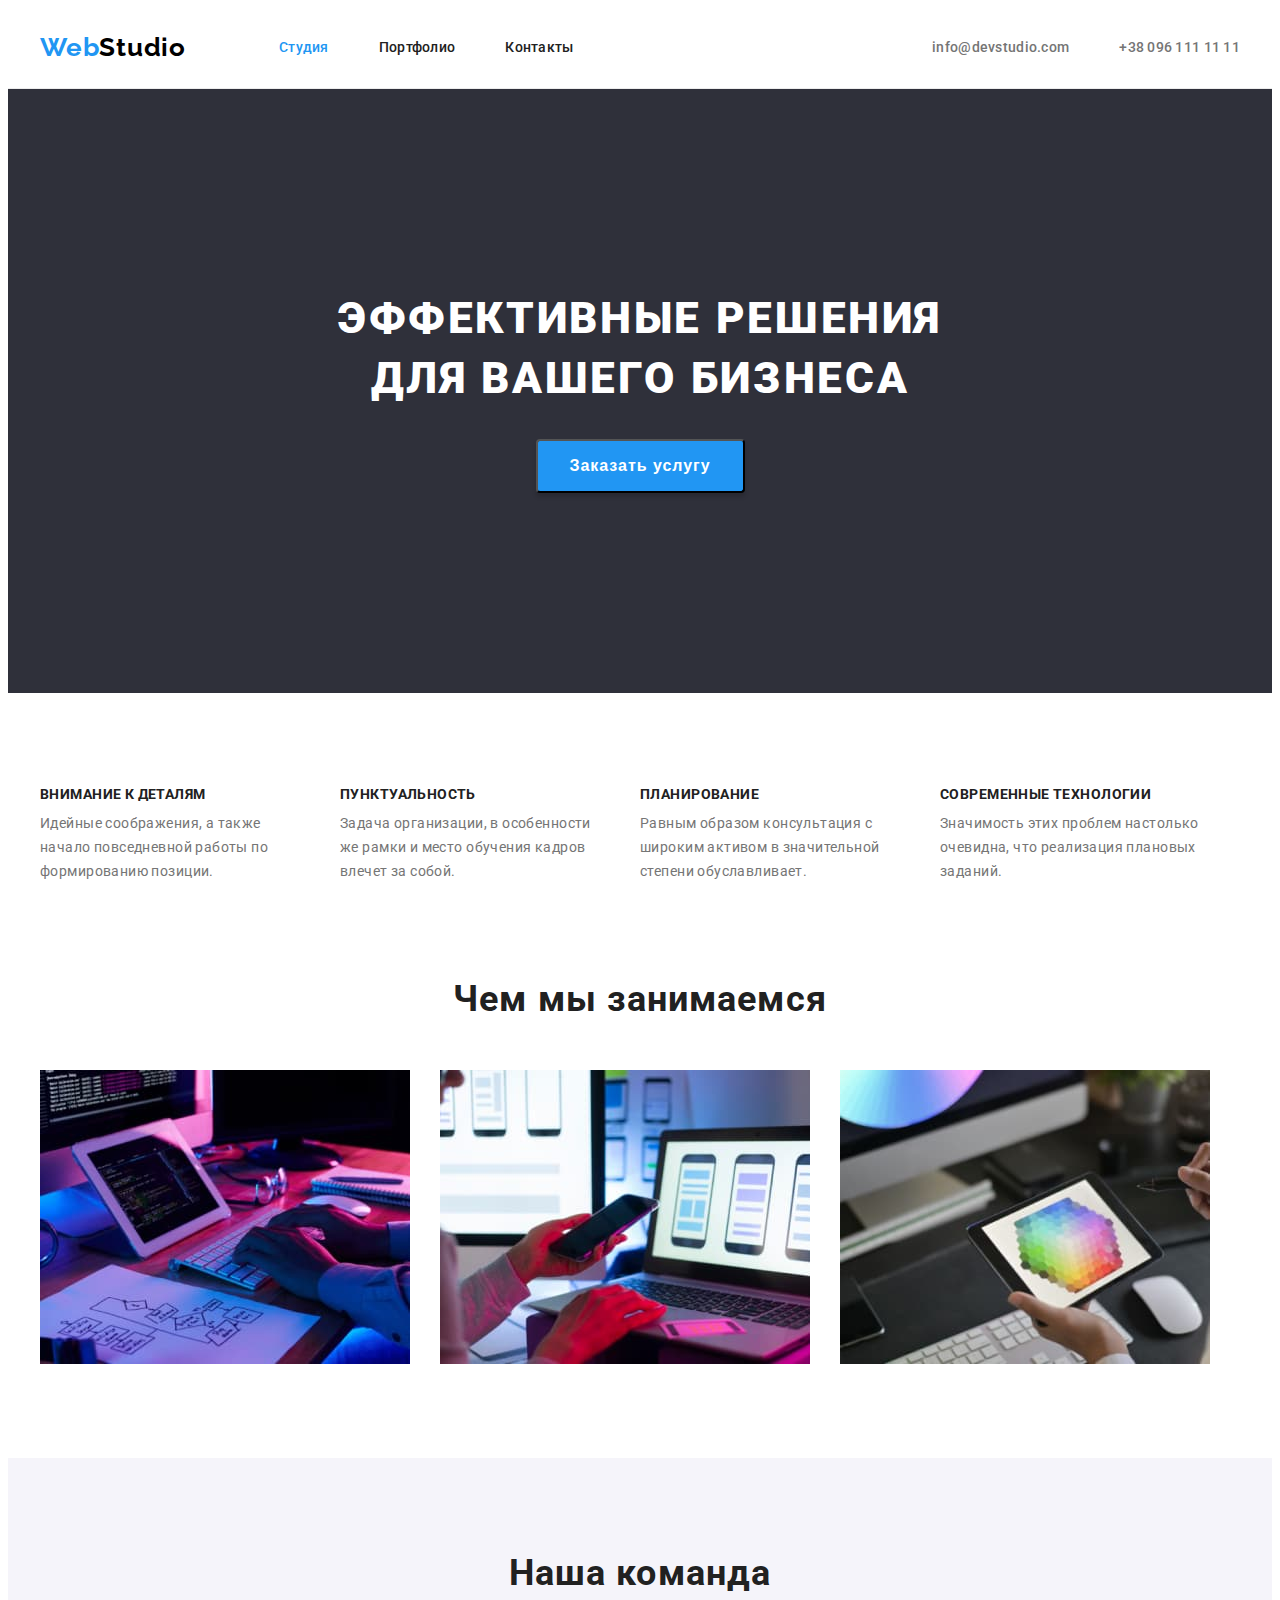
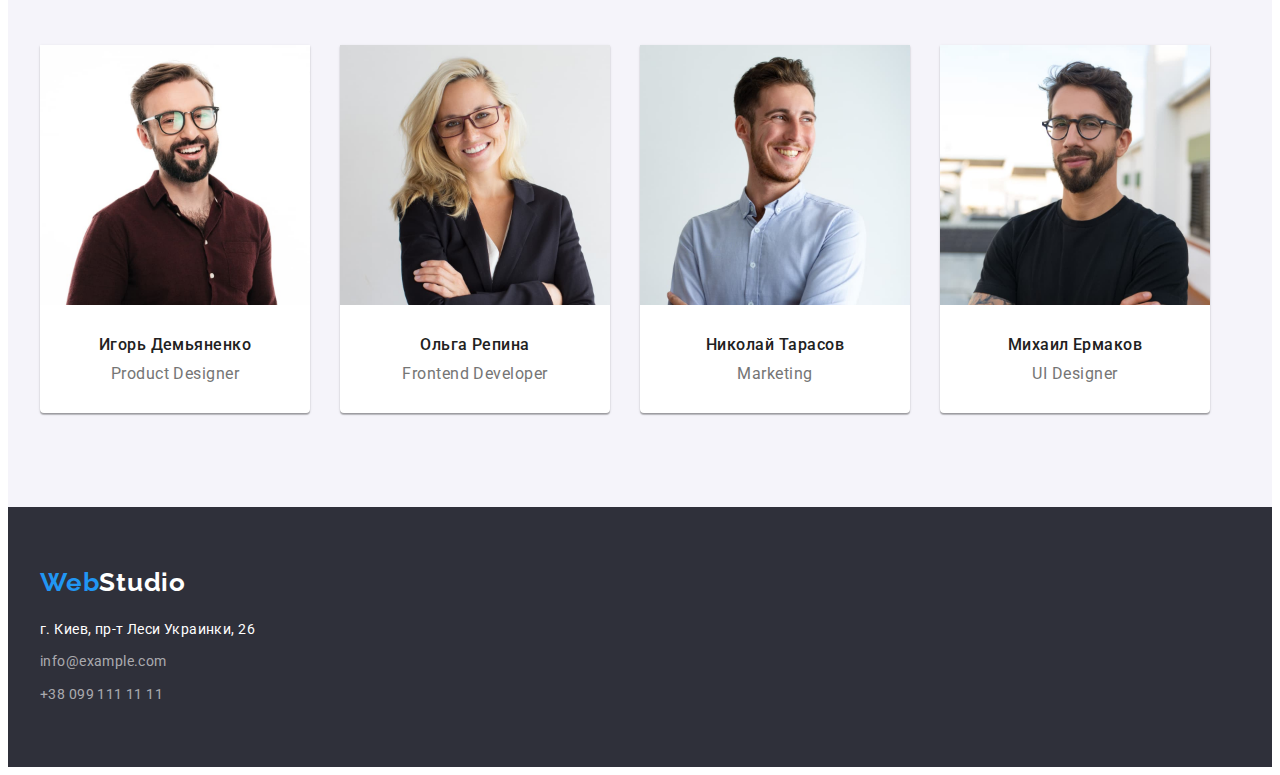
<file: index.html>
<!DOCTYPE html>
<html lang="ru">
  <head>
    <meta charset="UTF-8" />
    <meta http-equiv="X-UA-Compatible" content="IE=edge" />
    <meta name="viewport" content="width=device-width, initial-scale=1.0" />
    <title>Document</title>
    <link
      rel="stylesheet"
      href="https://cdnjs.cloudflare.com/ajax/libs/modern-normalize/1.1.0/modern-normalize.min.css"
      integrity="sha512-wpPYUAdjBVSE4KJnH1VR1HeZfpl1ub8YT/NKx4PuQ5NmX2tKuGu6U/JRp5y+Y8XG2tV+wKQpNHVUX03MfMFn9Q=="
      crossorigin="anonymous"
      referrerpolicy="no-referrer"
    />

    <link rel="preconnect" href="https://fonts.googleapis.com" />
    <link rel="preconnect" href="https://fonts.gstatic.com" crossorigin />
    <link
      href="https://fonts.googleapis.com/css2?family=Raleway:wght@700&family=Roboto:wght@400;500;700;900&display=swap"
      rel="stylesheet"
    />
    <link rel="stylesheet" href="./css/styles.css" />
  </head>
  <body>
    <header class="header">
      <div class="container container-header">
        <nav class="nav">
          <a class="logo link logo-link-header" href="./index.html"
            >Web<span class="logo-title-header">Studio</span></a
          >
          <ul class="nav-list list">
            <li class="nav-list-item">
              <a class="nav-link link current" href="./index.html">Студия</a>
            </li>
            <li class="nav-list-item">
              <a class="nav-link link" href="./portfolio.html">Портфолио</a>
            </li>
            <li class="nav-list-item">
              <a class="nav-link link" href="">Контакты</a>
            </li>
          </ul>
        </nav>
        <ul class="nav-contact list">
          <li class="nav-list-contact">
            <a class="nav-link-contact link" href="mailto:info@devstudio.com"
              >info@devstudio.com</a
            >
          </li>
          <li class="nav-list-contact">
            <a class="nav-link-contact link" href="tel:+380961111111"
              >+38 096 111 11 11</a
            >
          </li>
        </ul>
      </div>
    </header>
    <main>
      <section class="hero">
        <div class="container">
          <h1 class="main-title">Эффективные решения для вашего бизнеса</h1>
          <button class="btn-order-service">Заказать услугу</button>
        </div>
      </section>
      <section class="features section">
        <div class="container">
          <h2 class="title-section visually-hidden">Описание</h2>
          <ul class="container-features list">
            <li class="features-title-list">
              <h3 class="features-title">Внимание к деталям</h3>
              <p class="features-text">
                Идейные соображения, а также начало повседневной работы по
                формированию позиции.
              </p>
            </li>
            <li class="features-title-list">
              <h3 class="features-title">Пунктуальность</h3>
              <p class="features-text">
                Задача организации, в особенности же рамки и место обучения
                кадров влечет за собой.
              </p>
            </li>
            <li class="features-title-list">
              <h3 class="features-title">Планирование</h3>
              <p class="features-text">
                Равным образом консультация с широким активом в значительной
                степени обуславливает.
              </p>
            </li>
            <li class="features-title-list">
              <h3 class="features-title">Современные технологии</h3>
              <p class="features-text">
                Значимость этих проблем настолько очевидна, что реализация
                плановых заданий.
              </p>
            </li>
          </ul>
        </div>
      </section>
      <section class="activiti section">
        <div class="container">
          <h2 class="title-section">Чем мы занимаемся</h2>
          <ul class="activiti-list list">
            <li class="activiti-item">
              <img
                class="activiti-img"
                src="./img/box-1.jpg"
                alt=""
                width="370"
              />
            </li>
            <li class="activiti-item">
              <img
                class="activiti-img"
                src="./img/box-2.jpg"
                alt=""
                width="370"
              />
            </li>
            <li class="activiti-item">
              <img
                class="activiti-img"
                src="./img/box-3.jpg"
                alt=""
                width="370"
              />
            </li>
          </ul>
        </div>
      </section>
      <section class="team section">
        <div class="container">
          <h2 class="title-section">Наша команда</h2>
          <ul class="team-member list">
            <li class="member-team">
              <img
                class="foto-member-team"
                src="./img/img-team-1.jpg"
                alt="Игорь Демьяненко"
                width="270"
              />
              <div class="team-card">
                <h3 class="name-team">Игорь Демьяненко</h3>
                <p class="position-member-team">Product Designer</p>
              </div>
            </li>
            <li class="member-team">
              <img
                class="foto-member-team"
                src="./img/img-team-2.jpg"
                alt="Ольга Репина"
                width="270"
              />
              <div class="team-card">
                <h3 class="name-team">Ольга Репина</h3>
                <p class="position-member-team">Frontend Developer</p>
              </div>
            </li>
            <li class="member-team">
              <img
                class="foto-member-team"
                src="./img/img-team-3.jpg"
                alt="Николай Тарасов"
                width="270"
              />
              <div class="team-card">
                <h3 class="name-team">Николай Тарасов</h3>
                <p class="position-member-team">Marketing</p>
              </div>
            </li>
            <li class="member-team">
              <img
                class="foto-member-team"
                src="./img/img-team-4.jpg"
                alt="Михаил Ермаков"
                width="270"
              />
              <div class="team-card">
                <h3 class="name-team">Михаил Ермаков</h3>
                <p class="position-member-team">UI Designer</p>
              </div>
            </li>
          </ul>
        </div>
      </section>
    </main>
    <footer class="footer">
      <div class="container">
        <a class="logo-link-footer logo link" href="./index.html"
          >Web<span class="logo-title-footer">Studio</span></a
        >
        <address class="addres">
          <ul class="list">
            <li class="logo-list">
              <a
                class="addres addres-addres link"
                href="https://goo.gl/maps/PEtUD6FRup9HMeJw8"
                target="_blank"
                rel="noreferrer noopener"
                >г. Киев, пр-т Леси Украинки, 26</a
              >
            </li>
            <li class="logo-list">
              <a
                class="addres addres-contact link"
                href="mailto:info@example.com"
                >info@example.com</a
              >
            </li>
            <li class="logo-list">
              <a class="addres addres-contact link" href="tel:+380991111111"
                >+38 099 111 11 11</a
              >
            </li>
          </ul>
        </address>
      </div>
    </footer>
  </body>
</html>
</file>
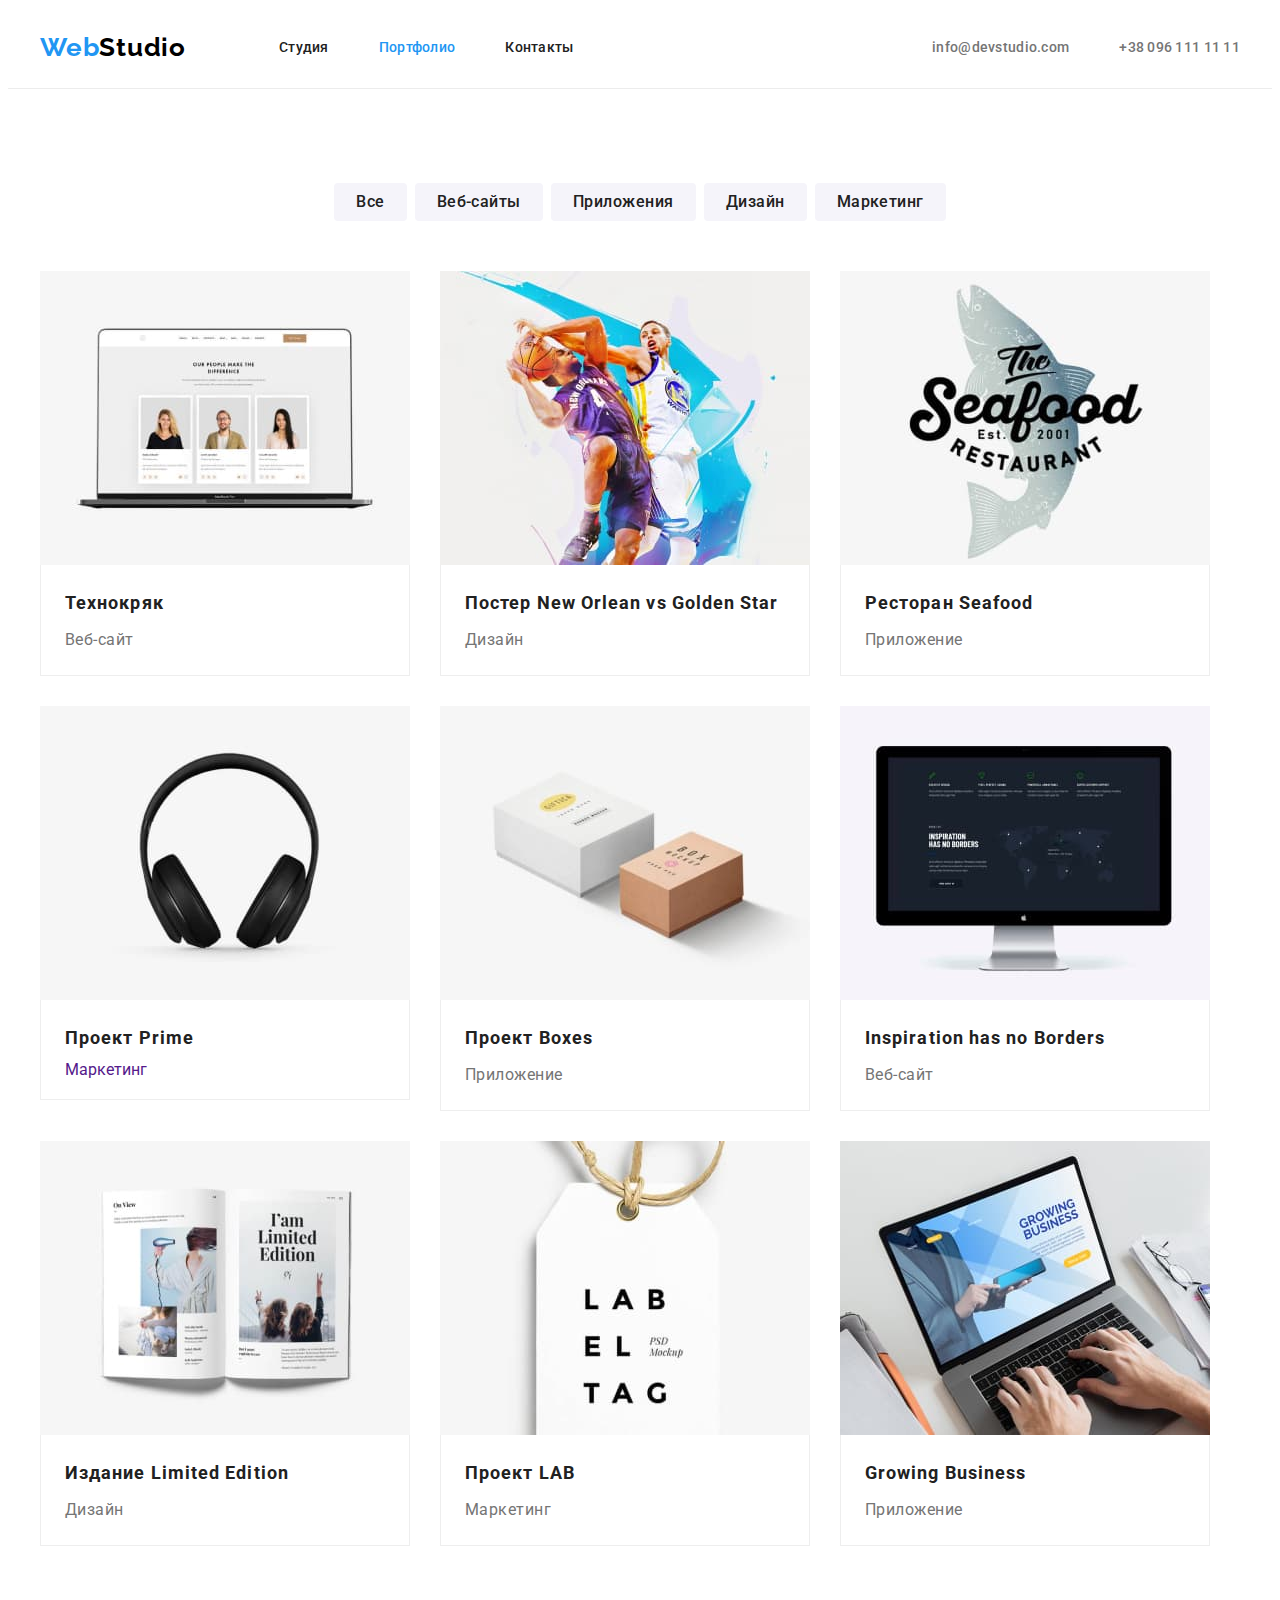
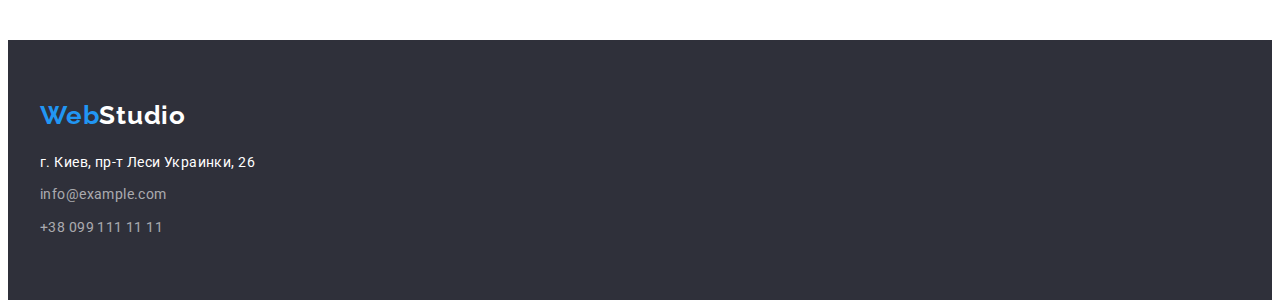
<file: portfolio.html>
<!DOCTYPE html>
<html lang="ru">
  <head>
    <meta charset="UTF-8" />
    <meta http-equiv="X-UA-Compatible" content="IE=edge" />
    <meta name="viewport" content="width=device-width, initial-scale=1.0" />
    <title>Document</title>
    <link
      rel="stylesheet"
      href="https://cdnjs.cloudflare.com/ajax/libs/modern-normalize/1.1.0/modern-normalize.min.css"
      integrity="sha512-wpPYUAdjBVSE4KJnH1VR1HeZfpl1ub8YT/NKx4PuQ5NmX2tKuGu6U/JRp5y+Y8XG2tV+wKQpNHVUX03MfMFn9Q=="
      crossorigin="anonymous"
      referrerpolicy="no-referrer"
    />

    <link rel="preconnect" href="https://fonts.googleapis.com" />
    <link rel="preconnect" href="https://fonts.gstatic.com" crossorigin />
    <link
      href="https://fonts.googleapis.com/css2?family=Raleway:wght@700&family=Roboto:wght@400;500;700;900&display=swap"
      rel="stylesheet"
    />
    <link rel="stylesheet" href="./css/styles.css" />
  </head>

  <body>
    <header class="header">
      <div class="container container-header">
        <nav class="nav">
          <a class="logo link logo-link-header" href="./index.html"
            >Web<span class="logo-title-header">Studio</span></a
          >
          <ul class="nav-list list">
            <li class="nav-list-item">
              <a class="nav-link link" href="./index.html">Студия</a>
            </li>
            <li class="nav-list-item">
              <a class="nav-link link current" href="./portfolio.html"
                >Портфолио</a
              >
            </li>
            <li class="nav-list-item">
              <a class="nav-link link" href="">Контакты</a>
            </li>
          </ul>
        </nav>
        <ul class="nav-contact list">
          <li class="nav-list-contact">
            <a class="nav-link-contact link" href="mailto:info@devstudio.com"
              >info@devstudio.com</a
            >
          </li>
          <li class="nav-list-contact">
            <a class="nav-link-contact link" href="tel:+380961111111"
              >+38 096 111 11 11</a
            >
          </li>
        </ul>
      </div>
    </header>
    <main>
      <section class="portfolio section">
        <div class="container">
          <h1 class="visually-hidden">фильтр</h1>
          <ul class="menu list">
            <li class="btn-menu-list">
              <button class="btn-menu" type="button">Все</button>
            </li>
            <li class="btn-menu-list">
              <button class="btn-menu" type="button">Веб-сайты</button>
            </li>
            <li class="btn-menu-list">
              <button class="btn-menu" type="button">Приложения</button>
            </li>
            <li class="btn-menu-list">
              <button class="btn-menu" type="button">Дизайн</button>
            </li>
            <li class="btn-menu-list">
              <button class="btn-menu" type="button">Маркетинг</button>
            </li>
          </ul>

          <ul class="menu-list list">
            <li class="menu-list-item">
              <a class="menu-card link" href="">
                <img src="./img/img-port-1.jpg" alt="Технокряк" width="370" />
                <div class="title-under-img">
                  <h2 class="title-projct">Технокряк</h2>
                  <p class="section-menu">Веб-сайт</p>
                </div>
              </a>
            </li>
            <li class="menu-list-item">
              <a class="menu-card link" href="">
                <img
                  src="./img/img-port-2.jpg"
                  alt="Постер New Orlean vs Golden Star"
                  width="370"
                />
                <div class="title-under-img">
                  <h2 class="title-projct">Постер New Orlean vs Golden Star</h2>
                  <p class="section-menu">Дизайн</p>
                </div>
              </a>
            </li>
            <li class="menu-list-item">
              <a class="menu-card link" href="">
                <img
                  src="./img/img-port-3.jpg"
                  alt="Ресторан Seafood"
                  width="370"
                />
                <div class="title-under-img">
                  <h2 class="title-projct">Ресторан Seafood</h2>
                  <p class="section-menu">Приложение</p>
                </div>
              </a>
            </li>
            <li class="menu-list-item">
              <a class="menu-card link" href="">
                <img
                  src="./img/img-port-4.jpg"
                  alt="Проект Prime"
                  width="370"
                />
                <div class="title-under-img">
                  <h2 class="title-projct">Проект Prime</h2>
                  <p class="section-filter">Маркетинг</p>
                </div>
              </a>
            </li>
            <li class="menu-list-item">
              <a class="menu-card link" href="">
                <img
                  src="./img/img-port-5.jpg"
                  alt="Проект Boxes"
                  width="370"
                />
                <div class="title-under-img">
                  <h2 class="title-projct">Проект Boxes</h2>
                  <p class="section-menu">Приложение</p>
                </div>
              </a>
            </li>
            <li class="menu-list-item">
              <a class="menu-card link" href="">
                <img
                  src="./img/img-port-6.jpg"
                  alt="Inspiration has no Borders"
                  width="370"
                />
                <div class="title-under-img">
                  <h2 class="title-projct">Inspiration has no Borders</h2>
                  <p class="section-menu">Веб-сайт</p>
                </div>
              </a>
            </li>
            <li class="menu-list-item">
              <a class="menu-card link" href="">
                <img
                  src="./img/img-port-7.jpg"
                  alt="Издание Limited Edition"
                  width="370"
                />
                <div class="title-under-img">
                  <h2 class="title-projct">Издание Limited Edition</h2>
                  <p class="section-menu">Дизайн</p>
                </div>
              </a>
            </li>
            <li class="menu-list-item">
              <a class="menur-card link" href="">
                <img src="./img/img-port-8.jpg" alt="Проект LAB" width="370" />
                <div class="title-under-img">
                  <h2 class="title-projct">Проект LAB</h2>
                  <p class="section-menu">Маркетинг</p>
                </div>
              </a>
            </li>
            <li class="menu-list-item">
              <a class="menu-card link" href="">
                <img
                  src="./img/img-port-9.jpg"
                  alt="Growing Business"
                  width="370"
                />
                <div class="title-under-img">
                  <h2 class="title-projct">Growing Business</h2>
                  <p class="section-menu">Приложение</p>
                </div>
              </a>
            </li>
          </ul>
        </div>
      </section>
    </main>
    <footer class="footer">
      <div class="container">
        <a class="logo-link-footer logo link" href="./index.html"
          >Web<span class="logo-title-footer">Studio</span></a
        >
        <address class="addres">
          <ul class="list">
            <li class="logo-list">
              <a
                class="addres addres-addres link"
                href="https://goo.gl/maps/PEtUD6FRup9HMeJw8"
                target="_blank"
                rel="noreferrer noopener"
                >г. Киев, пр-т Леси Украинки, 26</a
              >
            </li>
            <li class="logo-list">
              <a
                class="addres addres-contact link"
                href="mailto:info@example.com"
                >info@example.com</a
              >
            </li>
            <li class="logo-list">
              <a class="addres addres-contact link" href="tel:+380991111111"
                >+38 099 111 11 11</a
              >
            </li>
          </ul>
        </address>
      </div>
    </footer>
  </body>
</html>
</file>
<file: css/styles.css>
:root {
  --primary-font-family: "Roboto", sans-serif;
  --secondary-font-family: "Raleway", sans-serif;
  --primary-text-color: #212121;
  --secondary-text-color: #757575;
  --tertiary-text-color: #ffffff;
  --secondary-text-color-logo-header: #000000;
  --text-color-footer: rgba(255, 255, 255, 0.6);
  --accent-color: #2196f3;
  --background-primary: #2f303a;
  --background-secondary: #f5f4fa;
  --background-accent: #188ce8;
}

h1,
h2,
h3,
p {
  margin-top: 0;
  margin-bottom: 0;
}

ul {
  margin-top: 0;
  margin-bottom: 0;
  padding-left: 0;
}

img {
  display: block;
  max-width: 100%;
  min-height: auto;
}
.container {
  width: 1200px;
  padding-left: 15px;
  padding-right: 15px;
  margin-left: auto;
  margin-right: auto;
}
.section {
  padding-top: 94px;
  padding-bottom: 94px;
}

.list {
  list-style: none;
}

.link {
  text-decoration: none;
}

body {
  font-family: var(--primary-font-family);
  background-color: var(--tertiary-text-color);
  color: var(--primary-text-color);
  /* width: 1600px; */
}
/* ========= Header start ========= */
.container-header,
.nav,
.nav-list {
  display: flex;
  align-items: center;
}
.header {
  border-bottom: 1px solid #ececec;
}
.nav-link,
.nav-link-contact {
  display: block;
  padding-top: 32px;
  padding-bottom: 32px;
}
.nav-list-item:not(:last-child) {
  margin-right: 50px;
}
.nav-contact {
  display: flex;
  margin-left: auto;
}
.nav-list-contact:not(:last-child) {
  margin-right: 50px;
}

.logo {
  font-family: Raleway;
  font-weight: 700;
  font-size: 26px;
  line-height: 1.19;
  letter-spacing: 0.03em;
  color: var(--accent-color);
}
.logo-link-header {
  padding-top: 24px;
  padding-bottom: 25px;
  margin-right: 93px;
}

.logo-title-header {
  color: var(--secondary-text-color-logo-header);
}
.logo-title-footer {
  color: var(--tertiary-text-color);
}
.nav-link {
  font-weight: 500;
  font-size: 14px;
  line-height: 1.14;
  letter-spacing: 0.02em;
  color: var(--primary-text-color);
}
.nav .current {
  color: var(--accent-color);
}
.nav-link:hover,
.nav-link:focus {
  color: var(--accent-color);
}
.nav-link-contact {
  font-weight: 500;
  font-size: 14px;
  line-height: 1.14;
  letter-spacing: 0.02em;
  color: var(--secondary-text-color);
  margin-left: auto;
}
.nav-link-contact:hover,
.nav-link-contact:focus {
  color: var(--accent-color);
}
/* ========== Header end ========= */

/* ========== Hero start ========= */
.hero {
  background-color: var(--background-primary);
  padding-top: 200px;
  padding-bottom: 200px;
}
.main-title {
  font-weight: 900;
  font-size: 44px;
  line-height: 1.36;
  letter-spacing: 0.06em;
  text-transform: uppercase;
  color: var(--tertiary-text-color);
  text-align: center;
  max-width: 696px;
  margin: 0 auto 30px;
}
.btn-order-service {
  font-weight: 700;
  font-size: 16px;
  line-height: 1.87;

  display: flex;
  align-items: center;
  text-align: center;
  letter-spacing: 0.06em;

  padding: 10px 32px;

  color: var(--tertiary-text-color);
  background: var(--accent-color);
  box-shadow: 0px 4px 4px rgba(0, 0, 0, 0.15);
  border-radius: 4px;
  margin-left: auto;
  margin-right: auto;
}
.btn-order-service:hover {
  background: var(--background-accent);
}
/* ========= Hero end ========= */

/* ==== Features start ==== */
.features {
  padding-bottom: 0;
}
.container-features {
  display: flex;
}
.features-title-list {
  width: 270px;
}
.features-title-list:not(:last-child) {
  margin-right: 30px;
}
.features-title {
  font-weight: 700;
  font-size: 14px;
  line-height: 1.14;
  letter-spacing: 0.03em;
  text-transform: uppercase;
  color: var(--primary-text-color);
  margin-bottom: 10px;
}
.features-text {
  font-size: 14px;
  line-height: 1.71;
  letter-spacing: 0.03em;
  color: var(--secondary-text-color);
}
.visually-hidden {
  position: absolute;
  width: 1px;
  height: 1px;
  margin: -1px;
  border: 0;
  padding: 0;
  white-space: nowrap;
  clip-path: inset(100%);
  clip: rect(0 0 0 0);
  overflow: hidden;
}
/* ========= Features end ========= */

/* ========= Activiti start ========= */
.title-section {
  font-weight: 700;
  font-size: 36px;
  line-height: 1.17;
  text-align: center;
  letter-spacing: 0.03em;
  color: var(--primary-text-color);
  margin-bottom: 50px;
}
.activiti-list {
  display: flex;
}
.activiti-item {
  width: calc((100% / 3)-30px);
}
.activiti-item:not(:nth-child(3n)) {
  margin-right: 30px;
}

/* ========= Activiti end ========= */

/* ========= Team start ========== */
.team-member {
  display: flex;
  flex-wrap: wrap;
  margin-left: -30px;
  margin-top: -30px;
}
.team {
  background-color: var(--background-secondary);
}
.member-team {
  width: calc((100% / 4)-30px);
  margin-left: 30px;
  margin-top: 30px;
  box-shadow: 0px 1px 3px rgba(0, 0, 0, 0.12), 0px 1px 1px rgba(0, 0, 0, 0.14),
    0px 2px 1px rgba(0, 0, 0, 0.2);
  border-radius: 0px 0px 4px 4px;
  background-color: var(--tertiary-text-color);
}
.team-card {
  padding-top: 30px;
  padding-bottom: 30px;
}

.name-team {
  font-weight: 500;
  font-size: 16px;
  line-height: 1.19;
  text-align: center;
  letter-spacing: 0.03em;
  color: var(--primary-text-color);
  margin-bottom: 10px;
}
.position-member-team {
  font-size: 16px;
  line-height: 1.19;
  text-align: center;
  letter-spacing: 0.03em;
  color: var(--secondary-text-color);
}
/* ========= Team end ==== */

/* ========= Footer start ========= */
.footer {
  background-color: var(--background-primary);
  padding-top: 60px;
  padding-bottom: 60px;
}
.logo-link-footer {
  display: block;
  margin-bottom: 20px;
}
.addres {
  font-style: normal;
  font-size: 14px;
  line-height: 1.71;
  letter-spacing: 0.03em;
}
.logo-list:not(:last-child) {
  margin-bottom: 9px;
}
.addres-addres {
  color: var(--tertiary-text-color);
}
.addres-contact {
  color: var(--text-color-footer);
}
.addres:hover,
.addres:focus {
  color: var(--accent-color);
}
/* ========= Footer end ==== */

/* ========= Portfolio start ========= */
.menu {
  display: flex;
  align-items: center;
  justify-content: center;
  margin-bottom: 50px;
}
.menu-list {
  display: flex;
  flex-wrap: wrap;
  margin: -15px;
}
.menu-list-item {
  margin: 15px;
  background: var(--tertiary-text-color);
  width: calc(100% / 3)-30px;
}
.btn-menu {
  cursor: pointer;
  font-family: inherit;
  font-weight: 500;
  font-size: 16px;
  line-height: 1.62;
  text-align: center;
  letter-spacing: 0.03em;
  color: var(--primary-text-color);
  background: var(--background-secondary);
  padding: 6px 22px;
  border-radius: 4px;
  border: transparent;
}
.menu-card {
  display: block;
}
.title-under-img {
  padding: 20px 24px;
  border-left: 1px solid #eeeeee;
  border-right: 1px solid #eeeeee;
  border-bottom: 1px solid #eeeeee;
}

.btn-menu-list:not(:last-child) {
  margin-right: 8px;
}
.btn-menu:hover,
.btn-menu:focus {
  background-color: var(--accent-color);
  color: var(--tertiary-text-color);
}
.title-projct {
  font-weight: 700;
  font-size: 18px;
  line-height: 2;
  letter-spacing: 0.06em;
  color: var(--primary-text-color);
  margin-bottom: 4px;
}
.section-menu {
  font-size: 16px;
  line-height: 1.87;
  letter-spacing: 0.03em;
  color: var(--secondary-text-color);
}
/* ========= Portfolio end ========= */
</file>
